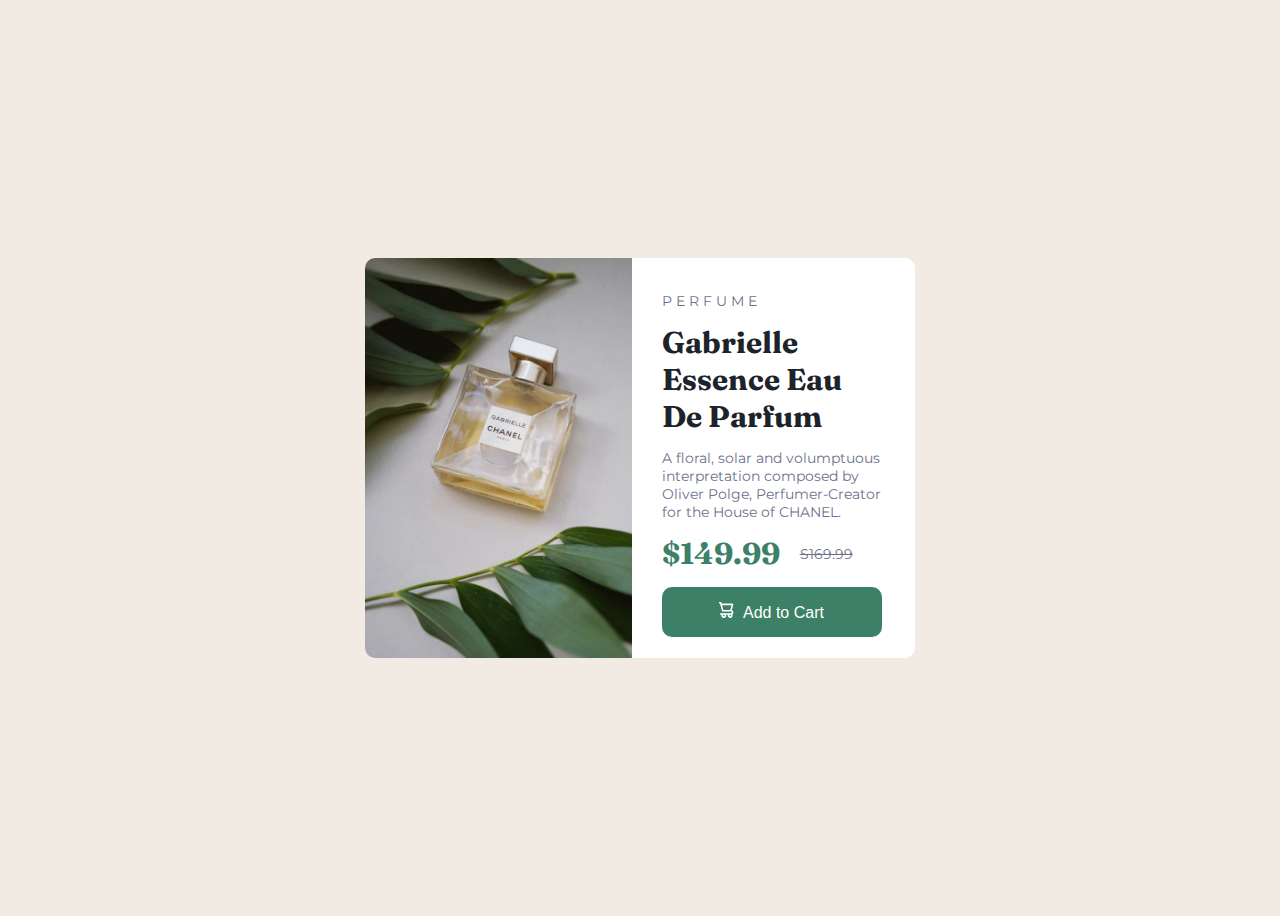
<file: index.html>
<!DOCTYPE html>
<html lang="en">
  <head>
    <link rel="stylesheet" type="text/css" href="styles.css" />
    <meta charset="utf-8" />
    <meta name="viewport" content="width=device-width, initial-scale=1" />
    <link rel="preconnect" href="https://fonts.googleapis.com" />
    <link rel="preconnect" href="https://fonts.gstatic.com" crossorigin />
    <link
      href="https://fonts.googleapis.com/css2?family=Fraunces:ital,opsz,wght@0,9..144,700;1,9..144,700&family=Montserrat:wght@500;700&display=swap"
      rel="stylesheet"
    />
    <title>Frontend Mentor | Product Preview Card Component</title>
  </head>

  <body>
    <main>
      <div class="flex-container">
        <img
          class="chanel_perfume"
          src="images/chanel_gabrielle.jpg"
          alt="image of gabrielle essence"
        />
        <div class="flex-item page">
          <div class="page-item">
            <p class="title">PERFUME</p>
          </div>
          <div class="page-item">
            <h1 class="perfume_name"> Gabrielle Essence Eau De Parfum </h1>
          </div>
          <div class="page-item">
            <p class="description">
              A floral, solar and volumptuous interpretation composed by Oliver
              Polge, Perfumer-Creator for the House of CHANEL.
            </p>
          </div>
          <div class="prices">
            <span class="price">$149.99</span>
            <span class="original_price">S169.99</span>
          </div>
          <div class="button">
            <button type="submit">
              <img
                id="cart"
                class="cart"
                src="images/cart-icon.svg"
                alt="shopping cart icon"
              />
              Add to Cart
            </button>
          </div>
        </div>
      </div>
    </main>
  </body>
</html>
</file>
<file: styles.css>
body {
  background-color: hsl(30, 38%, 92%);
  font-family: "Montserrat", sans-serif;
  font-size: 14px;
  color: hsl(228, 12%, 48%);
  overflow: hidden;
}

main {
  display: flex;
  align-items: center;
  justify-content: center;
  height: 100vh;
}

.flex-container {
  display: flex;
  flex-flow: row wrap;
  background-color: white;
  width: 300px;
  border-radius: 10px;
}

.chanel_perfume {
  flex: 1 1 50%;
  object-fit: cover;
  object-position: 100% 50%;
  height: 250px;
  border-radius: 10px 10px 0px 0px;
}

.page {
  padding: 20px;
}

.title {
  letter-spacing: 0.25rem;
}

.cart {
  margin-right: 5px;
}

.original_price {
  text-decoration: line-through;
}

.perfume_name,
.price {
  font-family: "Fraunces", sans-serif;
  font-weight: 700;
  font-size: 30px;
}

h1.perfume_name {
  color: hsl(212, 21%, 14%);
  margin: 0;
}

.price {
  color: hsl(158, 36%, 37%);
  margin-right: 20px;
}

.prices {
  display: flex;
  align-items: center;
  margin-bottom: 15px;
}

button {
  background-color: hsl(158, 36%, 37%);
  color: hsl(0, 0%, 100%);
  border: none;
  border-radius: 10px;
  height: 50px;
  font-size: 16px;
  width: 100%;
}

button:hover {
  cursor: pointer;
}

button:active {
  background-color: hsl(158, 36%, 20%);
}

@media screen and (min-width: 600px) {
  .flex-container {
    width: 550px;
    border-radius: 10px;
  }

  .chanel_perfume {
    flex: none;
    height: 400px;
    border-radius: 10px 0px 0px 10px;
  }

  .image {
    border-radius: 10px 0px 0px 10px;
  }

  .page {
    width: 40%;
    padding-left: 30px;
  }
}
</file>
